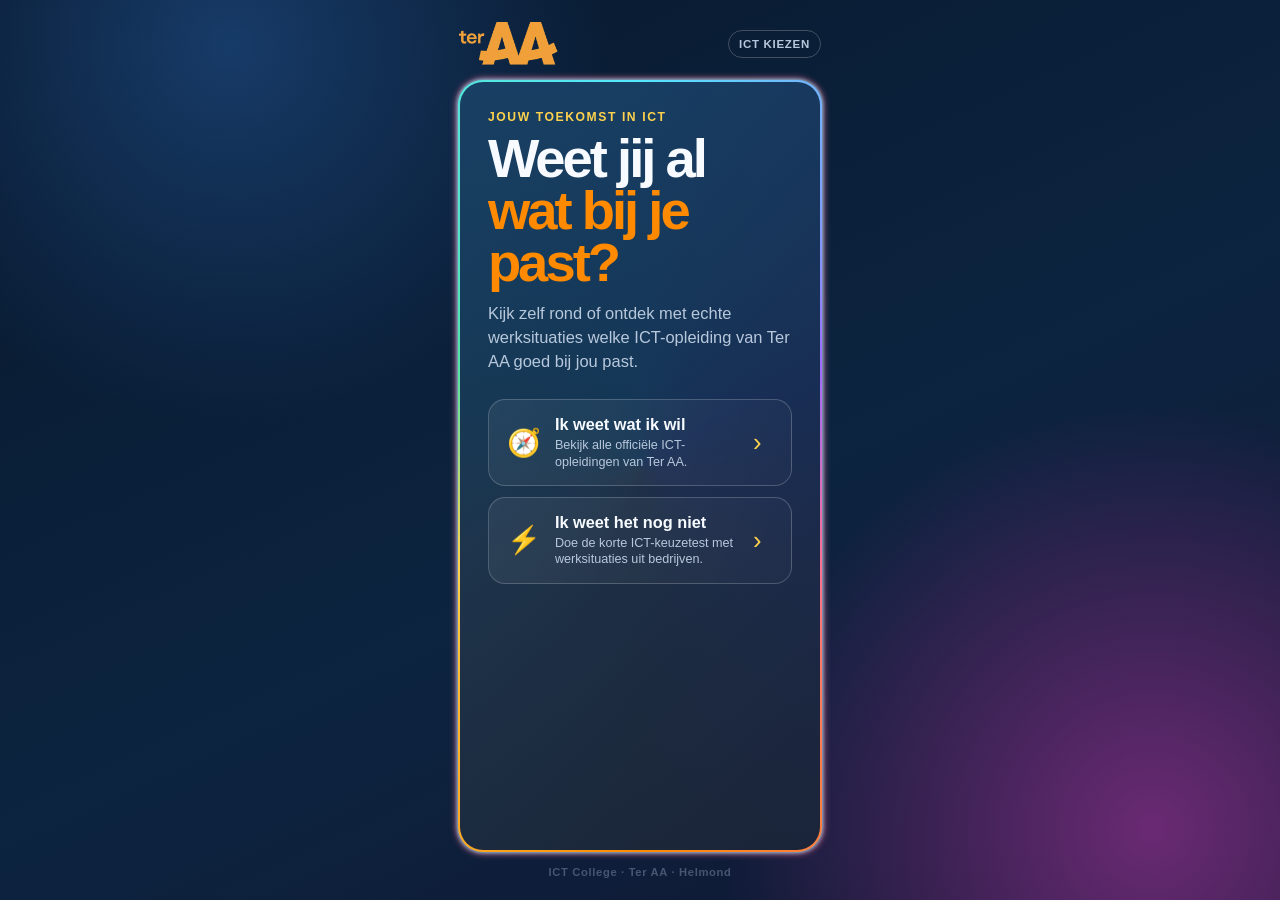
<file: index.html>
<!doctype html>
<html lang="nl">
<head>
  <meta charset="utf-8">
  <meta name="viewport" content="width=device-width,initial-scale=1">
  <title>ICT kiezen | Ter AA</title>
  <link rel="stylesheet" href="style.css">
</head>
<body>
  <main class="shell">
    <header class="top">
      <a class="logo" href="https://www.ter-aa.nl/" target="_blank" rel="noopener" aria-label="Naar ter AA">
        <img src="ter-aa-logo.png" alt="ter AA">
      </a>
      <span class="badge">ICT kiezen</span>
    </header>

    <section class="card grow">
      <div class="eyebrow">Jouw toekomst in ICT</div>
      <h1>Weet jij al <em>wat bij je past?</em></h1>
      <p class="intro">Kijk zelf rond of ontdek met echte werksituaties welke ICT-opleiding van Ter AA goed bij jou past.</p>

      <nav class="choices" aria-label="Maak je keuze">
        <a class="choice" href="opleidingen.html">
          <span class="icon">🧭</span>
          <span><strong>Ik weet wat ik wil</strong><small>Bekijk alle officiële ICT-opleidingen van Ter AA.</small></span>
          <span class="arrow">›</span>
        </a>
        <a class="choice" href="keuzetest.html">
          <span class="icon">⚡</span>
          <span><strong>Ik weet het nog niet</strong><small>Doe de korte ICT-keuzetest met werksituaties uit bedrijven.</small></span>
          <span class="arrow">›</span>
        </a>
      </nav>
    </section>

    <footer class="footer">ICT College · Ter AA · Helmond</footer>
  </main>
  <script src="neon.js"></script>
</body>
</html>
</file>
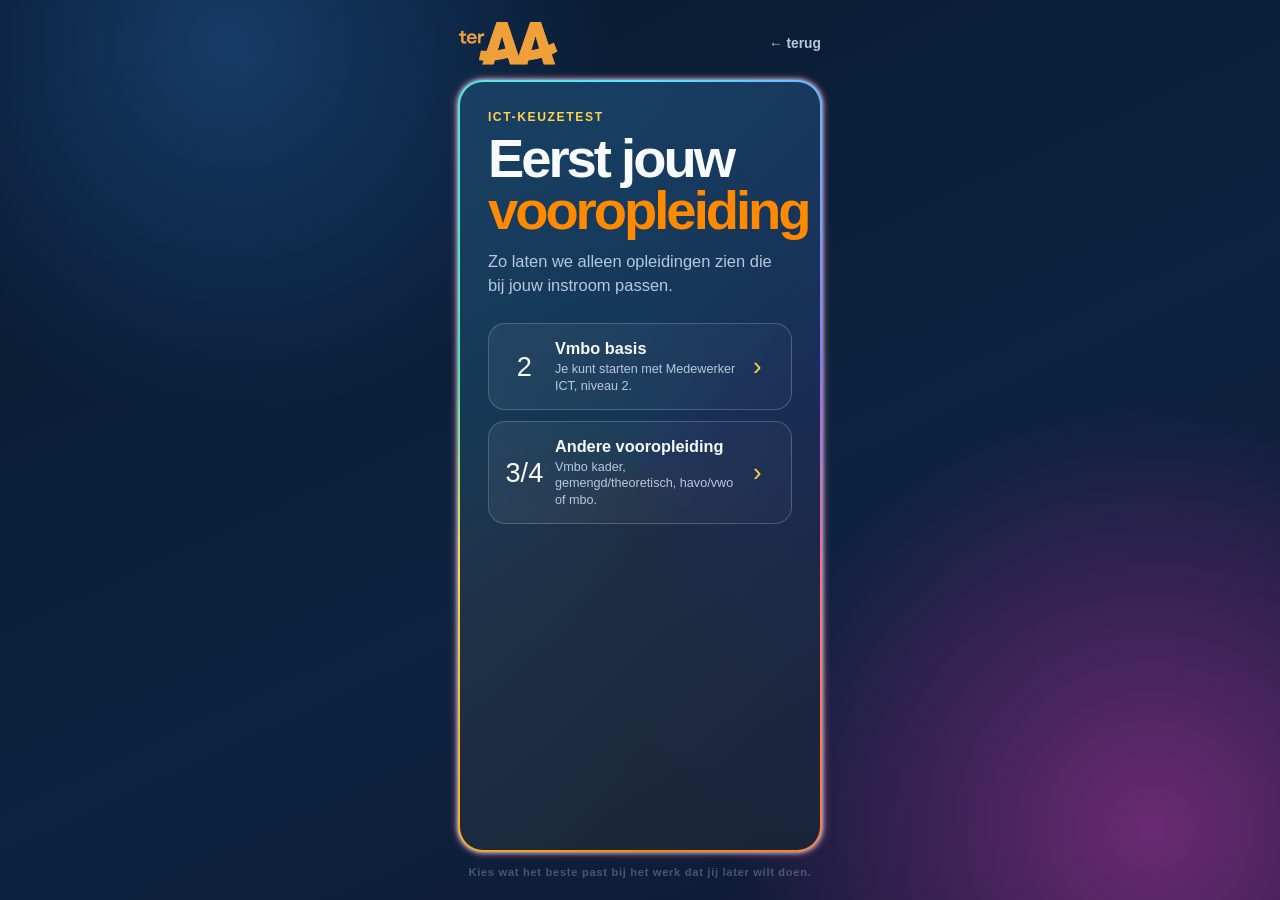
<file: keuzetest.html>
<!doctype html><html lang="nl"><head><meta charset="utf-8"><meta name="viewport" content="width=device-width,initial-scale=1"><title>ICT-keuzetest | Ter AA</title><link rel="stylesheet" href="style.css"></head><body><main class="shell"><header class="top"><a class="logo" href="https://www.ter-aa.nl/" target="_blank" rel="noopener"><img src="ter-aa-logo.png" alt="ter AA"></a><a class="back" href="index.html">← terug</a></header><section class="card grow" id="app"></section><footer class="footer">Kies wat het beste past bij het werk dat jij later wilt doen.</footer></main><script src="studies.js"></script><script>
const allowed=STUDIES.filter(s=>s.level>2&&!s.id.endsWith('-en'));let scores={},step=0;
const Q=[
 ['Een collega kan niet meer inloggen. Wat lijkt jou het leukste werk?',['Rustig luisteren en stap voor stap helpen','Uitzoeken welke instellingen of systemen fout staan','Een slimmer inlogprogramma ontwerpen'],[['support'],['system','cyber'],['software']]],
 ['Bij een bedrijf worden vijftig laptops geleverd. Jij wilt vooral…',['de laptops installeren en aan gebruikers uitleggen','accounts, rechten en de verbinding regelen','een app bouwen die de uitgifte bijhoudt'],[['support'],['system','network'],['fullstack']]],
 ['De wifi in een groot gebouw valt uit. Jij…',['helpt medewerkers tijdelijk weer op weg','zoekt in switches, kabels en instellingen naar de fout','maakt een handig storingsdashboard'],[['support'],['network'],['fullstack','software']]],
 ['Een bedrijf krijgt een verdachte e-mail. Jij…',['legt collega’s uit waar ze op moeten letten','onderzoekt de afzender en helpt een aanval voorkomen','bedenkt software die verdachte berichten sneller herkent'],[['support'],['cyber'],['software']]],
 ['Wat zie jij het liefst aan het eind van je werkdag?',['Een collega die weer verder kan','Een netwerk dat veilig en stabiel draait','Een werkend programma dat jij hebt gemaakt'],[['support'],['system','network'],['software']]],
 ['Een organisatie wil bestanden naar de cloud verplaatsen. Jij…',['helpt mensen met de nieuwe manier van werken','richt de cloudomgeving veilig en netjes in','bouwt een webpagina voor de aanvraag'],[['support'],['cloud'],['fullstack']]],
 ['Een klant vraagt om een nieuwe website. Jij bent het liefst degene die…',['uitlegt hoe de klant de website gebruikt','zorgt dat de website veilig online kan','de pagina’s, database en functies bouwt'],[['support'],['system'],['fullstack']]],
 ['Wat spreekt jou bij games het meeste aan?',['Andere spelers helpen als iets niet werkt','zorgen dat online spelen goed en veilig blijft gaan','levels, bewegingen en spelregels programmeren'],[['support'],['network','cyber'],['game']]],
 ['Een app heeft een fout. Wat doe je het liefst?',['De gebruiker helpen met een tijdelijke oplossing','controleren of de fout door de omgeving of het account komt','de code stap voor stap testen en verbeteren'],[['support'],['system'],['software']]],
 ['Een bedrijf opent een nieuwe vestiging. Jij wilt…',['alle werkplekken klaarmaken','het netwerk ontwerpen en beveiligen','een app maken voor de nieuwe medewerkers'],[['support'],['network'],['fullstack']]],
 ['Een hacker probeert binnen te komen. Jij wilt vooral…',['collega’s waarschuwen en begeleiden','de aanval onderzoeken en stoppen','een tool bouwen die vreemde patronen herkent'],[['support'],['cyber'],['software']]],
 ['Wat zou jij het liefst op stage doen?',['Meedraaien op een servicedesk','Meehelpen met netwerk, cloud of cybersecurity','Meebouwen aan websites, apps of programma’s'],[['support'],['system','network','cloud','cyber'],['software','fullstack','game']]]
];
const app=document.querySelector('#app');
function edu(){app.innerHTML=`<div class="eyebrow">ICT-keuzetest</div><h1>Eerst jouw <em>vooropleiding</em></h1><p class="intro">Zo laten we alleen opleidingen zien die bij jouw instroom passen.</p><div class="choices"><button class="choice" data-e="basis"><span class="icon">2</span><span><strong>Vmbo basis</strong><small>Je kunt starten met Medewerker ICT, niveau 2.</small></span><span class="arrow">›</span></button><button class="choice" data-e="other"><span class="icon">3/4</span><span><strong>Andere vooropleiding</strong><small>Vmbo kader, gemengd/theoretisch, havo/vwo of mbo.</small></span><span class="arrow">›</span></button></div>`;app.querySelectorAll('[data-e]').forEach(b=>b.onclick=()=>b.dataset.e==='basis'?base():start())}
function base(){let s=STUDIES[0];app.innerHTML=`<div class="eyebrow">Jouw route</div><h1>Medewerker <em>ICT</em></h1><p class="result-intro">Met vmbo basis is dit in deze keuzehulp de passende ICT-opleiding op niveau 2.</p><article class="notice"><strong>Wat ga je later doen?</strong>${s.summary}</article><a class="external" href="${s.url}" target="_blank" rel="noopener">Bekijk Medewerker ICT op ter-aa.nl ↗</a><a class="secondary" href="index.html">Terug naar het begin</a>`}
function start(){scores={};allowed.forEach(s=>scores[s.id]=0);step=0;render()}
function render(){let q=Q[step],pct=step/Q.length*100;app.innerHTML=`<div class="eyebrow">Werken in de ICT</div><div class="progressline"><span style="width:${pct}%"></span></div><div class="counter">Vraag ${step+1} van ${Q.length}</div><div class="question">${q[0]}</div><p class="hint">Kies wat jij het liefst zou doen.</p><div class="test-options">${q[1].map((a,i)=>`<button data-i="${i}">${a}</button>`).join('')}</div>`;app.querySelectorAll('[data-i]').forEach(b=>b.onclick=()=>{q[2][b.dataset.i].forEach(id=>scores[id]++);step++;step<Q.length?render():results()})}
function results(){let top=allowed.slice().sort((a,b)=>scores[b.id]-scores[a.id]||a.name.localeCompare(b.name)).slice(0,2);app.innerHTML=`<div class="eyebrow">Jouw ICT-match</div><h1>Jouw <em>top 2</em></h1><p class="result-intro">Dit zijn de twee opleidingen die het beste aansluiten bij de werkzaamheden die jij hebt gekozen.</p><div class="results">${top.map((s,i)=>{let keuze=i===0?'1e keus':'2e keus';return `<article class="result"><span class="rank">${keuze}</span><div class="level">Niveau ${s.level}</div><h2>${s.name}</h2><p>${s.summary}</p><a href="${s.url}" target="_blank" rel="noopener">Bekijk op ter-aa.nl ↗</a></article>`}).join('')}</div><a class="secondary" href="keuzetest.html">Doe de test opnieuw</a>`}
edu();
</script></body></html>
</file>
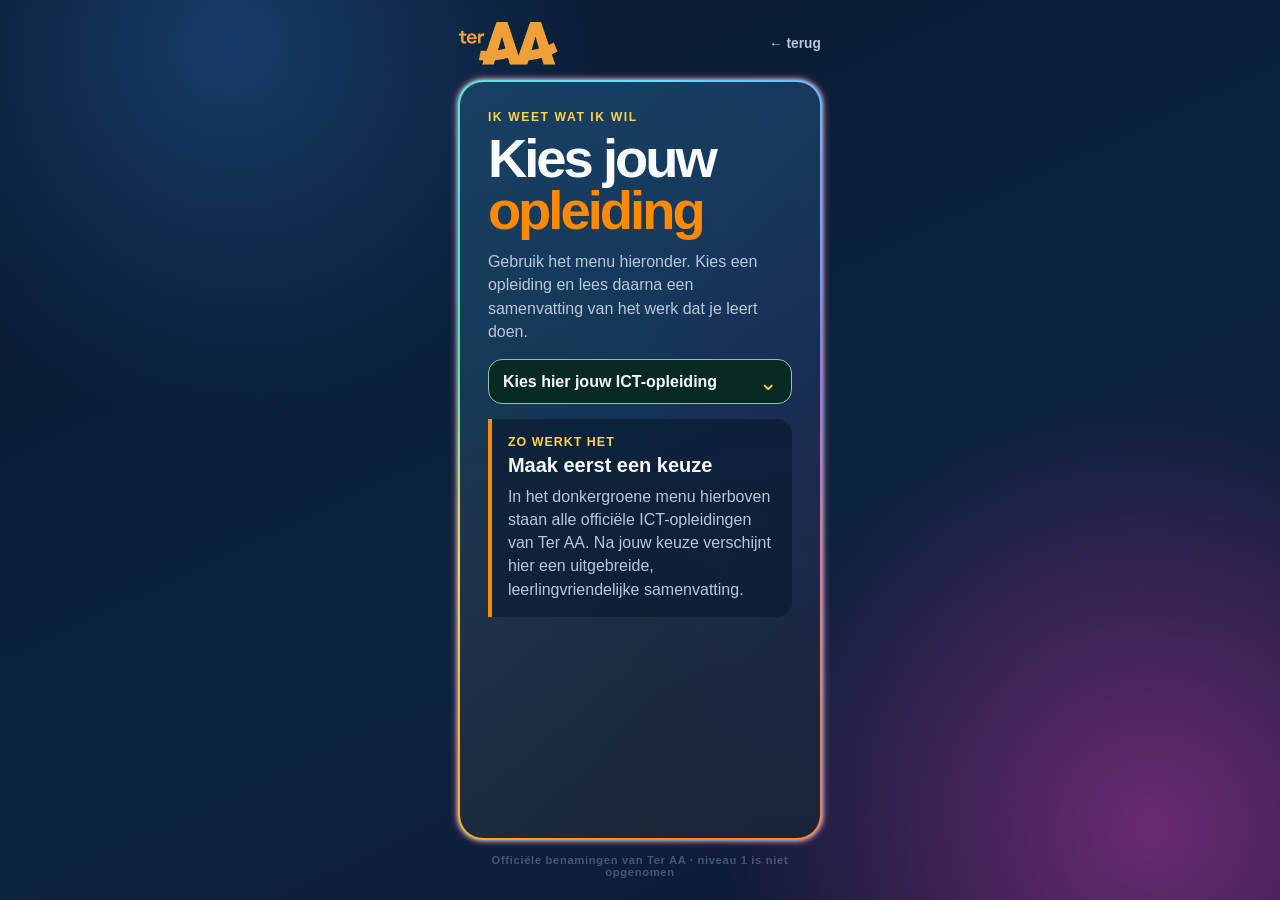
<file: opleidingen.html>
<!doctype html><html lang="nl"><head><meta charset="utf-8"><meta name="viewport" content="width=device-width,initial-scale=1"><title>ICT-opleidingen | Ter AA</title><link rel="stylesheet" href="style.css"></head><body><main class="shell"><header class="top"><a class="logo" href="https://www.ter-aa.nl/" target="_blank" rel="noopener"><img src="ter-aa-logo.png" alt="ter AA"></a><a class="back" href="index.html">← terug</a></header><section class="card grow"><div class="eyebrow">Ik weet wat ik wil</div><h1>Kies jouw <em>opleiding</em></h1><p>Gebruik het menu hieronder. Kies een opleiding en lees daarna een samenvatting van het werk dat je leert doen.</p><div class="select-wrap"><select id="studySelect" aria-label="Kies een ICT-opleiding"><option value="" selected disabled>Kies hier jouw ICT-opleiding</option></select></div><article class="study" id="study"><div class="level">Zo werkt het</div><h2>Maak eerst een keuze</h2><p>In het donkergroene menu hierboven staan alle officiële ICT-opleidingen van Ter AA. Na jouw keuze verschijnt hier een uitgebreide, leerlingvriendelijke samenvatting.</p></article></section><footer class="footer">Officiële benamingen van Ter AA · niveau 1 is niet opgenomen</footer></main><script src="studies.js"></script><script>const select=document.querySelector('#studySelect'),box=document.querySelector('#study');STUDIES.forEach((s,i)=>select.add(new Option(`${s.name} — niveau ${s.level}`,i)));select.addEventListener('change',()=>{const s=STUDIES[select.value];box.innerHTML=`<div class="level">Niveau ${s.level} · BOL</div><h2>${s.name}</h2><p>${s.summary}</p><a href="${s.url}" target="_blank" rel="noopener">Bekijk de volledige opleiding op ter-aa.nl ↗</a>`});</script></body></html>
</file>
<file: style.css>
/*
  TER AA ICT-KEUZEHULP
  Dit bestand bepaalt alle kleuren, afmetingen en animaties.
  De pagina's blijven altijd in de staande telefoonverhouding 9:20.
*/

/* 1. KLEUREN: verander deze waarden als je de huisstijl wilt aanpassen. */
:root {
  --tekst: #f7fbff;
  --tekst-zacht: #b8c8dc;
  --achtergrond-donker: #08182d;
  --kaart-boven: #15375df2;
  --kaart-onder: #0c1e39f0;
  --oranje: #ff8a00;
  --geel: #ffd24d;
  --cyaan: #55e7ff;
  --groen: #52e3a7;
  --roze: #ff6f91;
  --paars: #9d6cff;
}

/* 2. BASIS: voorkomt onverwachte witruimtes en buiten beeld scrollen. */
* { box-sizing: border-box; }

html,
body {
  min-height: 100%;
  margin: 0;
  font-family: Inter, Arial, sans-serif;
  color: var(--tekst);
}

body {
  min-height: 100svh;
  display: grid;
  place-items: center;
  overflow: hidden;
  background:
    radial-gradient(circle at 18% 5%, #173b68 0, transparent 28%),
    radial-gradient(circle at 90% 92%, #6a2a73 0, transparent 30%),
    linear-gradient(155deg, var(--achtergrond-donker), #0c2440 56%, #111632);
}

/*
  3. TELEFOONSCHERM
  9 : 20 = 45% zo breed als het scherm hoog is.
  De min()-regels zorgen dat het scherm nooit buiten het venster valt.
*/
.shell {
  width: min(100vw, 45svh);
  height: min(100svh, 222.222vw);
  min-height: 0;
  aspect-ratio: 9 / 20;
  display: flex;
  flex-direction: column;
  gap: clamp(10px, 1.7vh, 18px);
  padding: clamp(12px, 2.4vh, 24px);
  overflow: hidden;
}

/* 4. BOVENBALK, LOGO EN VOETTEKST. */
.top {
  flex: 0 0 auto;
  display: flex;
  align-items: center;
  justify-content: space-between;
}

.logo { display: block; text-decoration: none; }

.logo img {
  display: block;
  width: 104px;
  max-height: 44px;
  object-fit: contain;
  object-position: left center;
}

.badge {
  padding: 7px 10px;
  border: 1px solid #ffffff38;
  border-radius: 999px;
  color: var(--tekst-zacht);
  font-size: 0.72rem;
  font-weight: 800;
  letter-spacing: 0.06em;
  text-transform: uppercase;
}

.back {
  color: var(--tekst-zacht);
  font-size: 0.86rem;
  font-weight: 800;
  text-decoration: none;
}

.back:hover { color: #fff; }

.footer {
  flex: 0 0 auto;
  color: #b7cae155;
  font-size: 0.7rem;
  font-weight: 700;
  letter-spacing: 0.06em;
  text-align: center;
}

/* 5. HET GROTE TEKSTSCHERM (de donkere kaart). */
.card {
  position: relative;
  isolation: isolate;
  flex: 1;
  display: flex;
  flex-direction: column;
  justify-content: flex-start;
  padding: clamp(18px, 3.2vh, 30px);
  overflow: visible;
  background: transparent;
  border: 0;
  border-radius: 24px;
}

/*
  6. RUSTIG DRAAIENDE KLEURENRAND
  Dit is één doorlopende, dunne rand: geen los lichtstreepje.
  De kleurverdeling van de rand draait als geheel rond de kaart.
  De ::after-laag legt het donkere binnenvlak eroverheen.
*/
@property --rand-hoek {
  syntax: "<angle>";
  inherits: false;
  initial-value: 0deg;
}

.card::before {
  content: "";
  position: absolute;
  z-index: 0;
  inset: -1px;
  border-radius: 25px;
  background: conic-gradient(
    from var(--rand-hoek),
    var(--cyaan),
    var(--paars),
    var(--roze),
    var(--oranje),
    var(--geel),
    var(--groen),
    var(--cyaan)
  );
  animation: draai-kleurenrand 7s linear infinite;
  filter: drop-shadow(0 0 2px var(--cyaan)) drop-shadow(0 0 3px var(--roze));
}

.card::after {
  content: "";
  position: absolute;
  z-index: 1;
  inset: 1px;
  border-radius: 23px;
  background: linear-gradient(150deg, var(--kaart-boven), var(--kaart-onder));
}

.card > * {
  position: relative;
  z-index: 2;
}

@keyframes draai-kleurenrand {
  to {
    --rand-hoek: 360deg;
  }
}

/* 7. TEKSTEN EN TITELS. */
.eyebrow {
  margin-bottom: 9px;
  color: var(--geel);
  font-size: 0.76rem;
  font-weight: 900;
  letter-spacing: 0.13em;
  text-transform: uppercase;
}

h1 {
  margin: 0 0 13px;
  font-size: clamp(2.05rem, 7vw, 3.4rem);
  line-height: 0.96;
  letter-spacing: -0.055em;
}

h1 em {
  color: var(--oranje);
  font-style: normal;
}

h2 {
  margin: 0 0 7px;
  font-size: 1.25rem;
}

p {
  margin: 0;
  color: var(--tekst-zacht);
  line-height: 1.45;
}

.intro { font-size: 1.03rem; }

/* 8. GROTE KEUZEKNOPPEN OP DE STARTPAGINA EN VOOROPLEIDINGSPAGINA. */
.choices,
.route-list {
  display: grid;
  gap: 11px;
  margin-top: clamp(17px, 2.8vh, 28px);
}

a.choice,
button.choice {
  display: grid;
  grid-template-columns: 39px 1fr 22px;
  gap: 11px;
  align-items: center;
  width: 100%;
  padding: 15px 16px;
  border: 1px solid #ffffff33;
  border-radius: 17px;
  color: var(--tekst);
  background: linear-gradient(110deg, #ffffff10, #ffffff05);
  font: inherit;
  text-align: left;
  text-decoration: none;
  cursor: pointer;
  transition: transform 0.16s, border-color 0.16s, background 0.16s;
}

.choice:hover,
.choice:focus-visible {
  border-color: var(--cyaan);
  outline: none;
  background: #ffffff14;
  transform: translateY(-2px);
}

.choice .icon {
  font-size: 1.7rem;
  text-align: center;
}

.choice strong {
  display: block;
  font-size: 1.02rem;
}

.choice small {
  display: block;
  margin-top: 3px;
  color: var(--tekst-zacht);
  font-size: 0.79rem;
  line-height: 1.3;
}

.choice .arrow {
  color: var(--geel);
  font-size: 1.6rem;
}

/* 9. PULLDOWNMENU OP DE OPLEIDINGENPAGINA. */
.select-wrap {
  position: relative;
  margin-top: 16px;
}

.select-wrap::after {
  content: "⌄";
  position: absolute;
  top: 10px;
  right: 15px;
  color: var(--geel);
  font-size: 1.4rem;
  pointer-events: none;
}

select {
  width: 100%;
  padding: 13px 42px 13px 14px;
  border: 1px solid #86c5ad;
  border-radius: 14px;
  color: var(--tekst);
  background: #092a24;
  color-scheme: dark;
  font: 800 1rem Inter, Arial, sans-serif;
  appearance: none;
}

option {
  color: var(--tekst);
  background: #092a24;
}

.study {
  margin-top: 15px;
  padding: 16px;
  border-left: 4px solid var(--oranje);
  border-radius: 0 15px 15px 0;
  background: #081a30a8;
}

.study .level,
.result .level {
  color: var(--geel);
  font-size: 0.78rem;
  font-weight: 900;
  letter-spacing: 0.08em;
  text-transform: uppercase;
}

.study h2 { margin: 5px 0 8px; }

.study a,
.external {
  display: inline-block;
  margin-top: 13px;
  padding: 10px 12px;
  border-radius: 10px;
  color: #08243c;
  background: var(--geel);
  font-size: 0.84rem;
  font-weight: 950;
  text-decoration: none;
}

.study a:hover,
.external:hover { background: #fff; }

/* 10. KEUZETEST: voortgang, antwoorden en de top 2. */
.progressline {
  height: 8px;
  margin: 15px 0 6px;
  overflow: hidden;
  border-radius: 999px;
  background: #ffffff1c;
}

.progressline span {
  display: block;
  width: 0;
  height: 100%;
  background: linear-gradient(90deg, var(--oranje), var(--geel));
  transition: width 0.25s;
}

.counter {
  color: var(--tekst-zacht);
  font-size: 0.77rem;
  font-weight: 850;
  text-align: right;
}

.question {
  margin: 10px 0 4px;
  font-size: clamp(1.28rem, 5.4vw, 1.75rem);
  font-weight: 950;
  letter-spacing: -0.03em;
  line-height: 1.12;
}

.hint { font-size: 0.84rem; }

.test-options {
  display: grid;
  gap: 9px;
  margin-top: 15px;
}

.test-options button {
  padding: 12px 13px;
  border: 1px solid #ffffff24;
  border-radius: 14px;
  color: #fff;
  background: #ffffff0d;
  font: 800 0.89rem/1.3 Inter, Arial, sans-serif;
  text-align: left;
  cursor: pointer;
}

.test-options button:hover,
.test-options button:focus-visible {
  border-color: var(--cyaan);
  outline: none;
  background: #ffffff19;
}

.result-intro { font-size: 0.95rem; }

.results {
  display: grid;
  gap: 10px;
  margin-top: 15px;
}

.result {
  position: relative;
  padding: 13px;
  border: 1px solid #ffffff2c;
  border-radius: 15px;
  background: #07182dcc;
}

.rank {
  position: absolute;
  top: 11px;
  right: 13px;
  color: var(--geel);
  font-size: 0.78rem;
  font-weight: 950;
}

.result h2 {
  padding-right: 68px;
  font-size: 1.05rem;
}

.result .level { color: var(--cyaan); }

.result p {
  margin-top: 6px;
  font-size: 0.82rem;
}

.result a {
  display: inline-block;
  margin-top: 9px;
  color: var(--geel);
  font-size: 0.78rem;
  font-weight: 900;
  text-decoration: none;
}

.result a:hover { text-decoration: underline; }

.notice {
  margin-top: 14px;
  padding: 14px;
  border: 1px solid #ffcf6a8c;
  border-radius: 15px;
  color: #fff;
  background: #ffad1d18;
}

.notice strong {
  display: block;
  margin-bottom: 4px;
  color: var(--geel);
}

.secondary {
  display: block;
  margin-top: 13px;
  padding: 12px;
  border: 1px solid #ffffff36;
  border-radius: 13px;
  color: #fff;
  font-weight: 900;
  text-align: center;
  text-decoration: none;
}

.secondary:hover { background: #ffffff12; }

/* 11. COMPACTE VERSIE VOOR LAGERE TELEFOONSCHERMEN. */
@media (max-height: 700px) {
  .shell { gap: 10px; padding: 11px; }
  .card { padding: 17px; }
  .choices,
  .route-list { gap: 8px; margin-top: 14px; }
  a.choice,
  button.choice { padding: 11px 12px; }
  .choice .icon { font-size: 1.4rem; }
  .choice strong { font-size: 0.92rem; }
  .choice small { font-size: 0.71rem; }
  h1 { font-size: clamp(1.85rem, 7vw, 2.6rem); }
  .test-options { gap: 7px; margin-top: 11px; }
  .test-options button { padding: 10px 11px; font-size: 0.81rem; }
  .question { font-size: 1.22rem; }
  .results { gap: 7px; margin-top: 10px; }
  .result { padding: 10px; }
  .result p { font-size: 0.75rem; }
  .footer { font-size: 0.61rem; }
}
</file>
